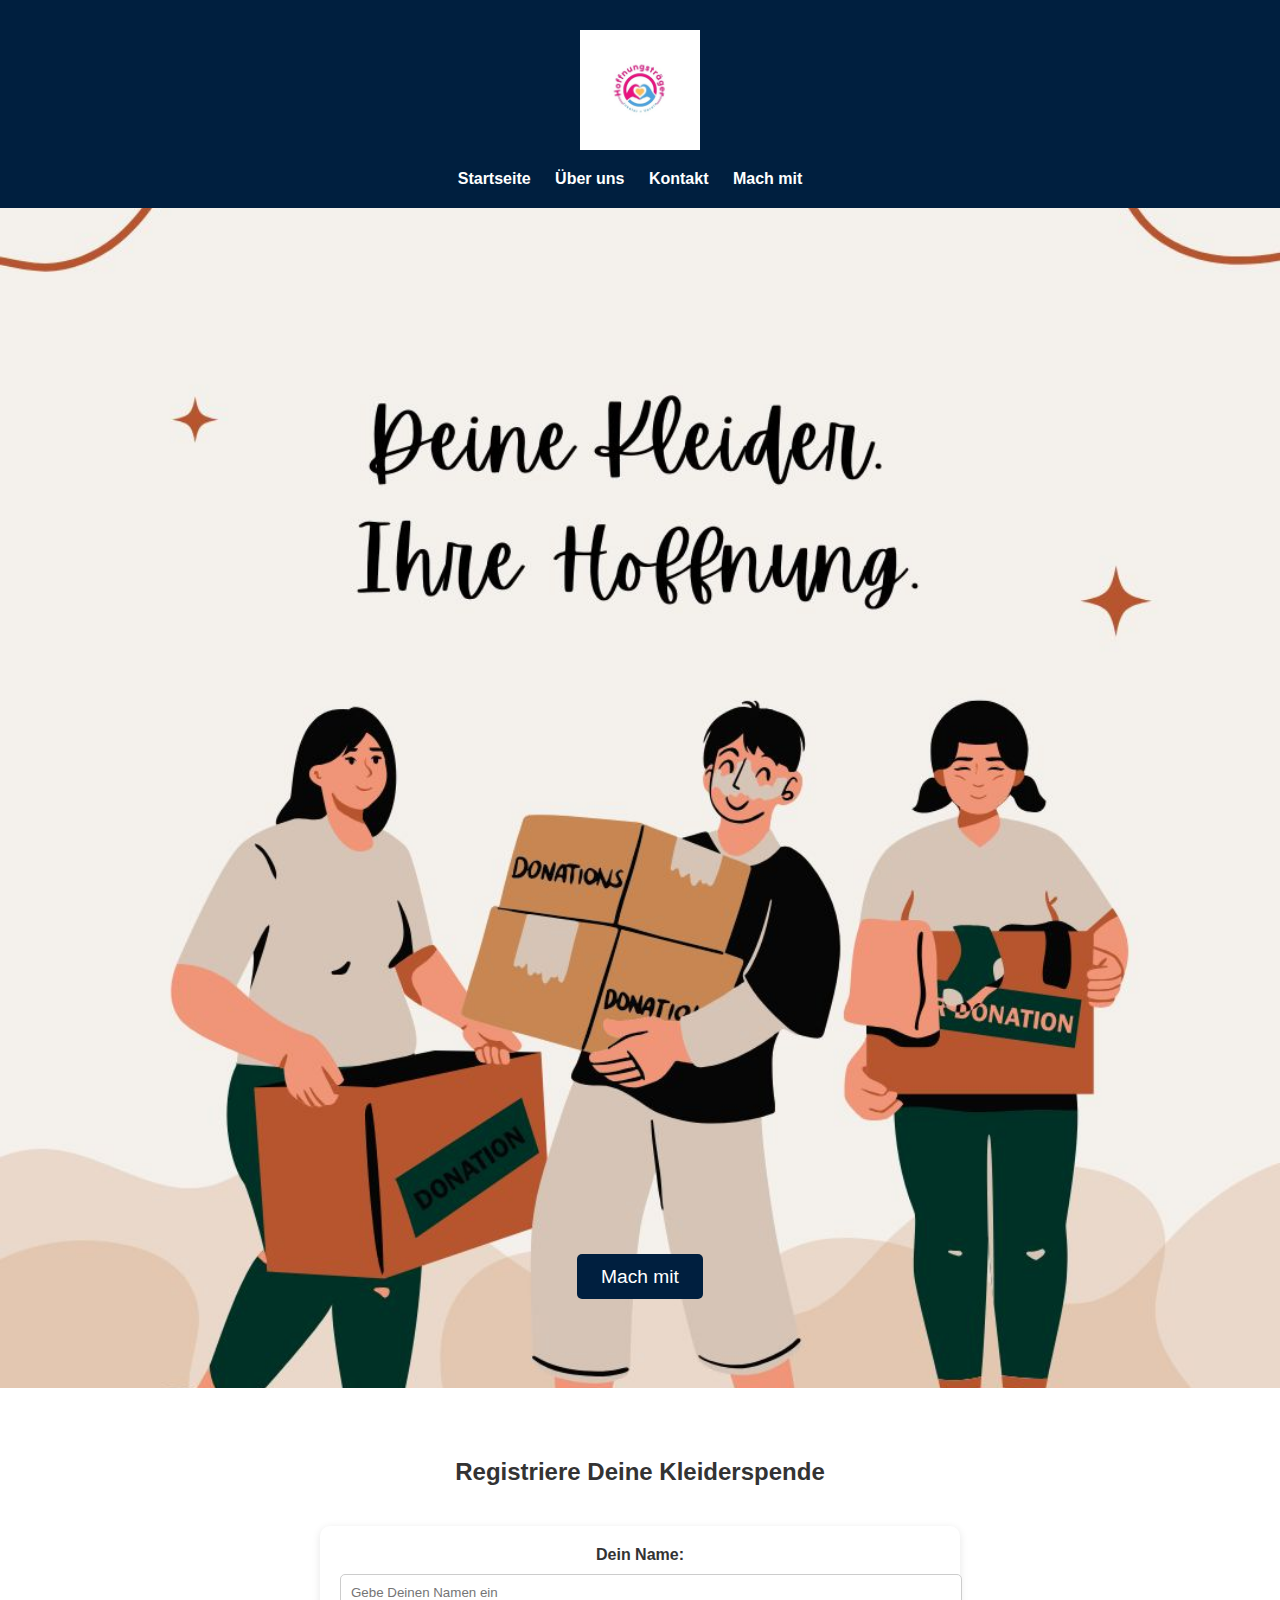
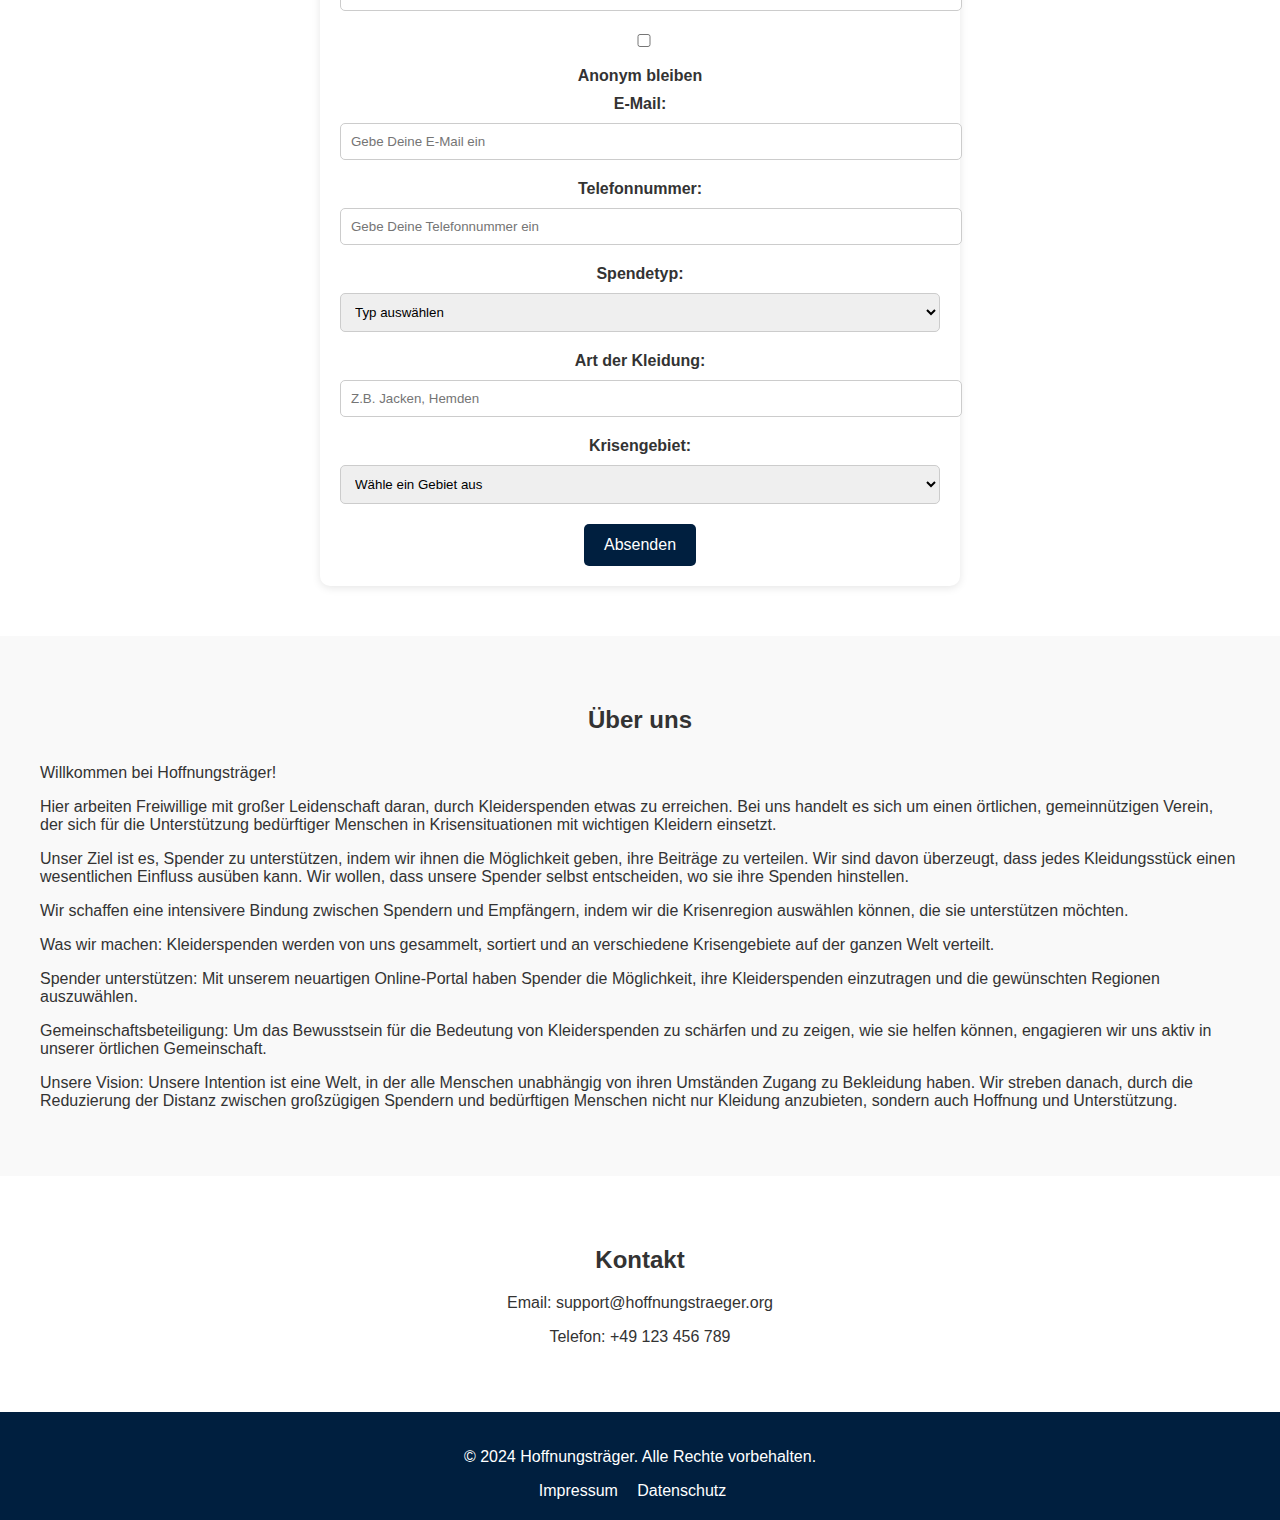
<file: index.html>
<!DOCTYPE html>
<html lang="de">
<head>
  <meta charset="UTF-8">
  <meta name="viewport" content="width=device-width, initial-scale=1.0">
  <meta http-equiv="X-UA-Compatible" content="IE=edge">
  <title>Kleiderspenden Registrierung</title>
  <link rel="stylesheet" href="style.css"> <!-- Linking to external CSS -->
</head>
<body>

  <!-- Navigation -->
  <header class="header">
    <div class="container">
      <img src="images/Hoffnungsträger.jpg" alt="Hoffnungsträger Logo" class="logo">
      <nav class="navbar">
        <ul>
          <li><a href="#home">Startseite</a></li>
          <li><a href="#about">Über uns</a></li>
          <li><a href="#contact">Kontakt</a></li>
          <li><a href="#register">Mach mit</a></li>
        </ul>
      </nav>
    </div>
  </header>

  <!-- Hero Section -->
  <section id="home" class="hero">
    <div class="hero-content">
      <a href="#register" class="btn-main">Mach mit</a>
    </div>
  </section>

  <!-- Donation Registration Section -->
  <section id="register" class="registration-section">
    <div class="container">
      <h2>Registriere Deine Kleiderspende</h2>
      <form id="donationForm" onsubmit="return validateForm()">
        <!-- Donor Name -->
        <label for="donorName">Dein Name:</label>
        <input type="text" id="donorName" name="donorName" placeholder="Gebe Deinen Namen ein" required>

        <!-- Anonymous Checkbox -->
        <label>
          <input type="checkbox" id="anonymous" name="anonymous" value="yes"> Anonym bleiben
        </label>

        <!-- Email -->
        <label for="email">E-Mail:</label>
        <input type="email" id="email" name="email" placeholder="Gebe Deine E-Mail ein" required>

        <!-- Phone Number -->
        <label for="phone">Telefonnummer:</label>
        <input type="tel" id="phone" name="phone" placeholder="Gebe Deine Telefonnummer ein" required>

        <!-- Donation Type -->
        <label for="donationType">Spendetyp:</label>
        <select id="donationType" name="donationType" onchange="handleDonationTypeChange()" required>
          <option value="">Typ auswählen</option>
          <option value="pickup">Abholung</option>
          <option value="dropoff">Abgabe in der Geschäftsstelle</option>
        </select>

        <!-- Detailed Pickup Address (only visible if Pickup is selected) -->
        <div id="pickupAddress" class="pickup-address" style="display:none;">
          <label for="street">Straße:</label>
          <input type="text" id="street" name="street" placeholder="Gebe Deine Straße ein" />

          <label for="houseNumber">Hausnummer:</label>
          <input type="text" id="houseNumber" name="houseNumber" placeholder="Hausnummer" />

          <label for="plz">Postleitzahl (PLZ):</label>
          <input type="text" id="plz" name="plz" placeholder="Gebe Deine PLZ ein" />

          <label for="city">Stadt:</label>
          <input type="text" id="city" name="city" placeholder="Gebe Deine Stadt ein" />

          <label for="additionalInfo">Zusätzliche Adresse:</label>
          <input type="text" id="additionalInfo" name="additionalInfo" placeholder="Z.B. Wohnung, Stockwerk,c/o" />
        </div>

        <!-- Clothing Type -->
        <label for="clothingType">Art der Kleidung:</label>
        <input type="text" id="clothingType" name="clothingType" placeholder="Z.B. Jacken, Hemden" required>

        <!-- Crisis Region -->
        <label for="crisisRegion">Krisengebiet:</label>
        <select id="crisisRegion" name="crisisRegion" required>
          <option value="">Wähle ein Gebiet aus</option>
          <option value="region1">Region 1</option>
          <option value="region2">Region 2</option>
          <option value="region3">Region 3</option>
        </select>

        <!-- Submit Button -->
        <button type="submit">Absenden</button>
      </form>

      <!-- Thank You Message -->
      <div id="thankYouMessage" style="display: none; margin-top: 20px; font-weight: bold;">
        <div id="confirmationDetails"></div>
        <p>Vielen Dank für deine Spende! Deine Registrierung wurde erfolgreich eingereicht.</p>
      </div>
    </div>
  </section>

  <!-- About Section -->
  <section id="about" class="about-section">
    <div class="container">
      <h2>Über uns</h2>
      <p>Willkommen bei Hoffnungsträger! </p>
      <p>Hier arbeiten Freiwillige mit großer Leidenschaft daran, durch Kleiderspenden etwas zu erreichen. Bei uns handelt es sich um einen örtlichen, gemeinnützigen Verein, der sich für die Unterstützung bedürftiger Menschen in Krisensituationen mit wichtigen Kleidern einsetzt.</p>
      <p>Unser Ziel ist es, Spender zu unterstützen, indem wir ihnen die Möglichkeit geben, ihre Beiträge zu verteilen. Wir sind davon überzeugt, dass jedes Kleidungsstück einen wesentlichen Einfluss ausüben kann. Wir wollen, dass unsere Spender selbst entscheiden, wo sie ihre Spenden hinstellen. </p>
      <p>Wir schaffen eine intensivere Bindung zwischen Spendern und Empfängern, indem wir die Krisenregion auswählen können, die sie unterstützen möchten.</p>
      <p>Was wir machen: Kleiderspenden werden von uns gesammelt, sortiert und an verschiedene Krisengebiete auf der ganzen Welt verteilt. </p>
      <p>Spender unterstützen: Mit unserem neuartigen Online-Portal haben Spender die Möglichkeit, ihre Kleiderspenden einzutragen und die gewünschten Regionen auszuwählen. </p>
      <p>Gemeinschaftsbeteiligung: Um das Bewusstsein für die Bedeutung von Kleiderspenden zu schärfen und zu zeigen, wie sie helfen können, engagieren wir uns aktiv in unserer örtlichen Gemeinschaft. </p>
      <p>Unsere Vision: Unsere Intention ist eine Welt, in der alle Menschen unabhängig von ihren Umständen Zugang zu Bekleidung haben. Wir streben danach, durch die Reduzierung der Distanz zwischen großzügigen Spendern und bedürftigen Menschen nicht nur Kleidung anzubieten, sondern auch Hoffnung und Unterstützung.</p>
    </div>
  </section>

  <!-- Contact Section -->
  <section id="contact" class="contact-section">
    <div class="container">
      <h2>Kontakt</h2>
      <p>Email: support@hoffnungstraeger.org</p>
      <p>Telefon: +49 123 456 789</p>
    </div>
  </section>

  <!-- Footer -->
  <footer style="background-color: #001f3f; color: white;">
    <div class="container">
      <p>&copy; 2024 Hoffnungsträger. Alle Rechte vorbehalten.</p>
      <ul class="footer-links">
        <li><a href="impressum.html">Impressum</a></li>
        <li><a href="datenschutz.html">Datenschutz</a></li>
      </ul>
    </div>
  </footer>

  <script src="script.js"></script> <!-- Ensure this is correctly linked -->
</body>
</html>
</file>
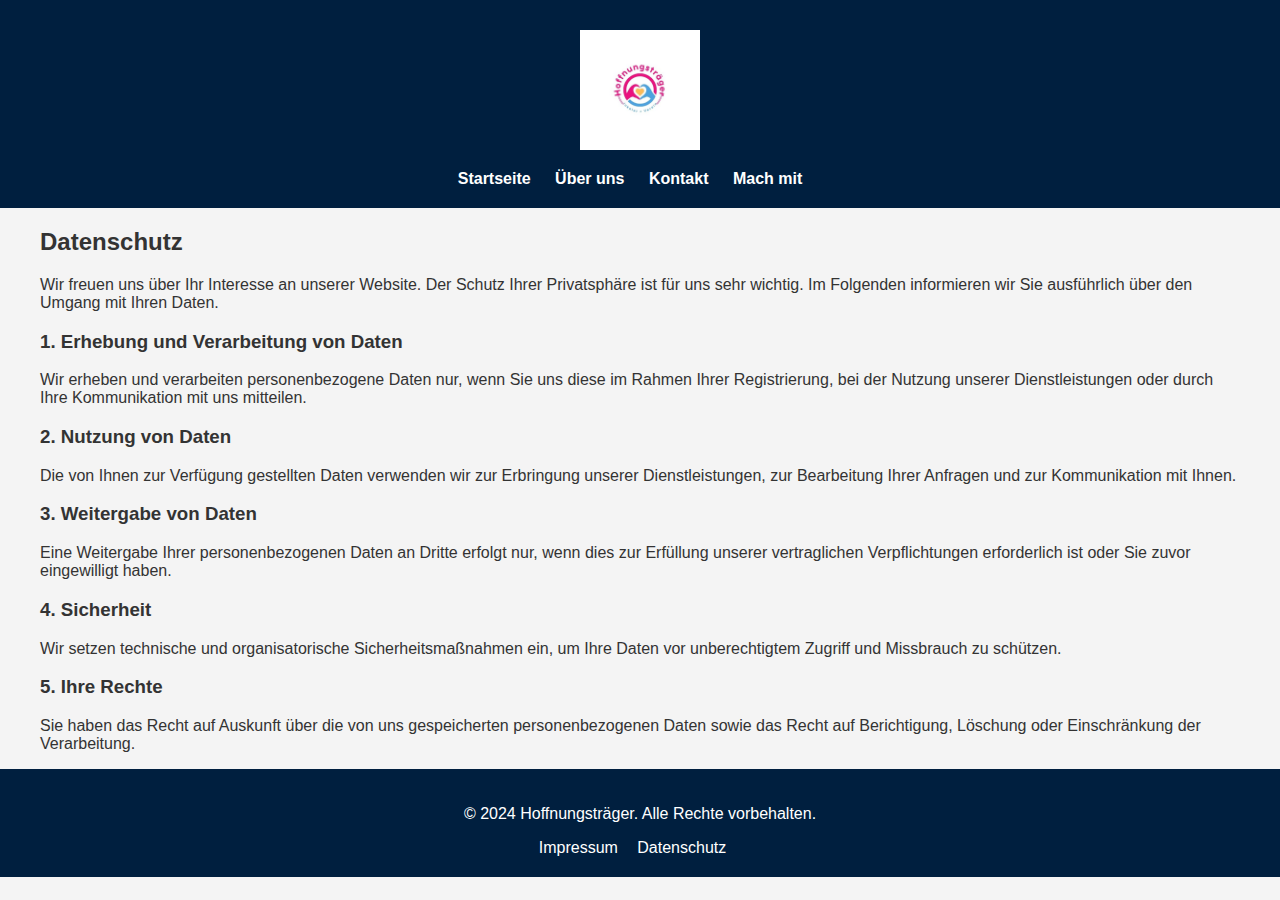
<file: datenschutz.html>
<!DOCTYPE html>
<html lang="de">
<head>
  <meta charset="UTF-8">
  <meta name="viewport" content="width=device-width, initial-scale=1.0">
  <title>Datenschutz</title>
  <link rel="stylesheet" href="style.css">
</head>
<body>

<header class="header">
  <div class="container">
    <img src="images/Hoffnungsträger.jpg" alt="Hoffnungsträger Logo" class="logo">
    <nav class="navbar">
      <ul>
        <li><a href="index.html">Startseite</a></li>
        <li><a href="ueber_uns.html">Über uns</a></li>
        <li><a href="kontakt.html">Kontakt</a></li>
        <li><a href="registrierung.html">Mach mit</a></li>
      </ul>
    </nav>
  </div>
</header>

<section class="datenschutz-section">
  <div class="container">
    <h2>Datenschutz</h2>
    <p>Wir freuen uns über Ihr Interesse an unserer Website. Der Schutz Ihrer Privatsphäre ist für uns sehr wichtig. Im Folgenden informieren wir Sie ausführlich über den Umgang mit Ihren Daten.</p>

    <h3>1. Erhebung und Verarbeitung von Daten</h3>
    <p>Wir erheben und verarbeiten personenbezogene Daten nur, wenn Sie uns diese im Rahmen Ihrer Registrierung, bei der Nutzung unserer Dienstleistungen oder durch Ihre Kommunikation mit uns mitteilen.</p>

    <h3>2. Nutzung von Daten</h3>
    <p>Die von Ihnen zur Verfügung gestellten Daten verwenden wir zur Erbringung unserer Dienstleistungen, zur Bearbeitung Ihrer Anfragen und zur Kommunikation mit Ihnen.</p>

    <h3>3. Weitergabe von Daten</h3>
    <p>Eine Weitergabe Ihrer personenbezogenen Daten an Dritte erfolgt nur, wenn dies zur Erfüllung unserer vertraglichen Verpflichtungen erforderlich ist oder Sie zuvor eingewilligt haben.</p>

    <h3>4. Sicherheit</h3>
    <p>Wir setzen technische und organisatorische Sicherheitsmaßnahmen ein, um Ihre Daten vor unberechtigtem Zugriff und Missbrauch zu schützen.</p>

    <h3>5. Ihre Rechte</h3>
    <p>Sie haben das Recht auf Auskunft über die von uns gespeicherten personenbezogenen Daten sowie das Recht auf Berichtigung, Löschung oder Einschränkung der Verarbeitung.</p>
  </div>
</section>

<footer style="background-color: #001f3f; color: white;">
  <div class="container">
    <p>&copy; 2024 Hoffnungsträger. Alle Rechte vorbehalten.</p>
    <ul class="footer-links">
      <li><a href="impressum.html">Impressum</a></li>
      <li><a href="datenschutz.html">Datenschutz</a></li>
    </ul>
  </div>
</footer>

</body>
</html>
</file>
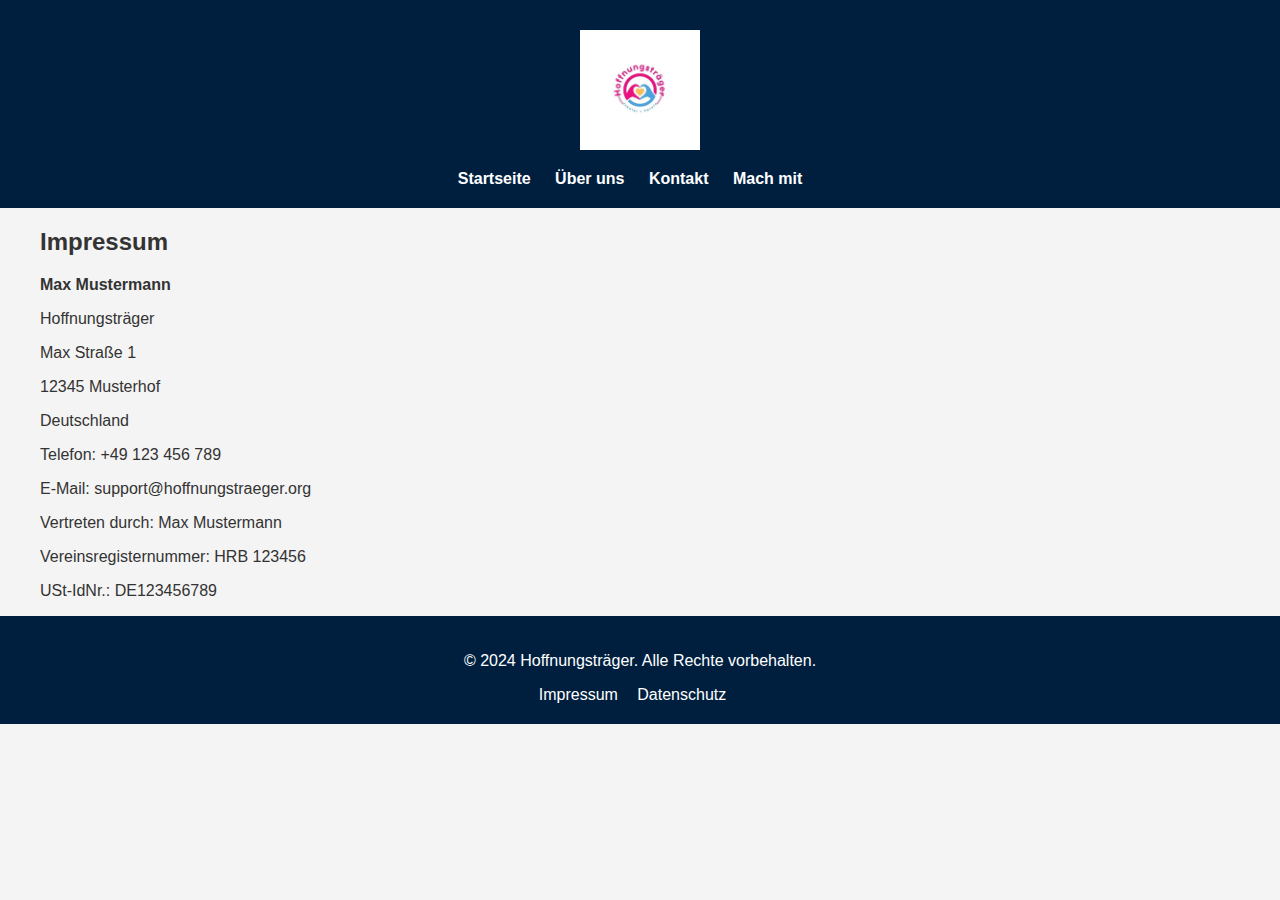
<file: impressum.html>
<!DOCTYPE html>
<html lang="de">
<head>
  <meta charset="UTF-8">
  <meta name="viewport" content="width=device-width, initial-scale=1.0">
  <title>Impressum</title>
  <link rel="stylesheet" href="style.css">
</head>
<body>

<header class="header">
  <div class="container">
    <img src="images/Hoffnungsträger.jpg" alt="Hoffnungsträger Logo" class="logo">
    <nav class="navbar">
      <ul>
        <li><a href="index.html">Startseite</a></li>
        <li><a href="ueber_uns.html">Über uns</a></li>
        <li><a href="kontakt.html">Kontakt</a></li>
        <li><a href="registrierung.html">Mach mit</a></li>
      </ul>
    </nav>
  </div>
</header>

<section class="impressum-section">
  <div class="container">
    <h2>Impressum</h2>
    <p><strong>Max Mustermann</strong></p>
    <p>Hoffnungsträger</p>
    <p>Max Straße 1</p>
    <p>12345 Musterhof</p>
    <p>Deutschland</p>
    <p>Telefon: +49 123 456 789</p>
    <p>E-Mail: support@hoffnungstraeger.org</p>
    <p>Vertreten durch: Max Mustermann</p>
    <p>Vereinsregisternummer: HRB 123456 </p>
    <p>USt-IdNr.: DE123456789 </p>
  </div>
</section>

<footer style="background-color: #001f3f; color: white;">
  <div class="container">
    <p>&copy; 2024 Hoffnungsträger. Alle Rechte vorbehalten.</p>
    <ul class="footer-links">
      <li><a href="impressum.html">Impressum</a></li>
      <li><a href="datenschutz.html">Datenschutz</a></li>
    </ul>
  </div>
</footer>

</body>
</html>
</file>
<file: style.css>
body {
    font-family: Arial, sans-serif;
    margin: 0;
    padding: 0;
    background-color: #f4f4f4;
    color: #333;
  }
  
  .container {
    max-width: 1200px;
    margin: 0 auto;
    padding: 0 20px;
  }
  
  /* Header Styles */
  .header {
    background-color: #001f3f; 
    color: white;
    padding: 20px 0;
    text-align: center;
  }
  
  .header .logo {
    display: block;
    margin: 0 auto;
    max-width: 120px;
    height: auto;
    padding: 10px;
  }
  
  .navbar {
    margin-top: 10px;
  }
  
  .navbar ul {
    list-style: none;
    padding: 0;
    margin: 0;
    display: inline-block;
  }
  
  .navbar ul li {
    display: inline;
    margin-right: 20px;
  }
  
  .navbar ul li a {
    color: white;
    text-decoration: none;
    font-weight: bold;
  }
  
  .navbar ul li a:hover {
    color: #ff4500; /* Change color on hover */
    text-decoration: underline;
  }
  
  /* Hero Section */
  .hero {
    background: url('images/Background1.jpg') no-repeat center center/cover;
    min-height: 120vh;
    display: flex;
    flex-direction: column;
    justify-content: flex-end;
    align-items: center;
    text-align: center;
    padding-bottom: 100px;
  }
  
  /* Button Styles */
  .btn-main {
    background-color: #001f3f; 
    color: white;
    padding: 12px 24px;
    font-size: 1.2em;
    text-decoration: none;
    border-radius: 5px;
    transition: background-color 0.3s ease, transform 0.3s ease;
  }
  
  .btn-main:hover {
    background-color: #003366; 
  }
  
  form button {
    background-color: #001f3f; 
    color: white;
    padding: 12px 20px;
    font-size: 1em;
    border: none;
    border-radius: 5px;
    cursor: pointer;
  }
  
  form button:hover {
    background-color: #003366; 
  }
  
  /* Registration Form Section */
  .registration-section {
    background-color: #fff;
    padding: 50px 0;
    text-align: center;
  }
  
  .registration-section h2 {
    margin-bottom: 40px;
  }
  
  form {
    max-width: 600px;
    margin: 0 auto;
    padding: 20px;
    background: #fff;
    border-radius: 10px;
    box-shadow: 0 2px 8px rgba(0, 0, 0, 0.1);
  }
  
  form label {
    display: block;
    margin-bottom: 10px;
    font-weight: bold;
  }
  
  form input, form select {
    width: 100%;
    padding: 10px;
    margin-bottom: 20px;
    border: 1px solid #ccc;
    border-radius: 5px;
  }
  
  /* About Section */
  .about-section {
    background-color: #f9f9f9;
    padding: 50px 0;
  }
  
  .about-section h2 {
    text-align: center;
    margin-bottom: 30px;
  }
  
  /* Contact Section */
  .contact-section {
    background-color: #fff;
    padding: 50px 0;
    text-align: center;
  }
  
  .contact-section h2 {
    margin-bottom: 20px;
  }
  
  /* Footer */
  footer {
    background-color: #001f3f; 
    color: white;
    text-align: center;
    padding: 20px 0;
  }
  
  .footer-links {
    list-style: none;
    padding: 0;
    margin: 0;
  }
  
  .footer-links li {
    display: inline;
    margin-right: 15px;
  }
  
  .footer-links li a {
    color: white;
    text-decoration: none;
  }
  
  .footer-links li a:hover {
    text-decoration: underline;
  }
  
 
  
  /* For phones (up to 600px wide) */
  @media only screen and (max-width: 600px) {
    .header .logo {
      max-width: 80px; 
    }
  
    .navbar ul {
      display: block; 
      text-align: center;
    }
  
    .navbar ul li {
      display: block;
      margin-bottom: 10px;
    }
  
    .hero {
      padding-bottom: 50px; 
      min-height: 100vh;
    }
  
    .hero .btn-main {
      padding: 10px 20px;
      font-size: 1em; 
    }
  
    .container {
      padding: 0 10px; 
    }
  
    .registration-section, .about-section, .contact-section {
      padding: 30px 0; 
    }
  
    form input, form select, form button {
      font-size: 0.9em; 
    }
  }
  
  /* For tablets (up to 768px wide) */
  @media only screen and (max-width: 768px) {
    .header .logo {
      max-width: 100px;
    }
  
    .navbar ul {
      display: block; 
      text-align: center;
    }
  
    .navbar ul li {
      display: block;
      margin-bottom: 5px;
    }
  
    .hero {
      padding-bottom: 70px;
      min-height: 110vh; 
    }
  
    .hero .btn-main {
      padding: 12px 22px;
      font-size: 1.1em; 
    }
  }
  
  /* For larger tablets and desktops (over 768px wide) */
  @media only screen and (min-width: 769px) {
    
  }
</file>
